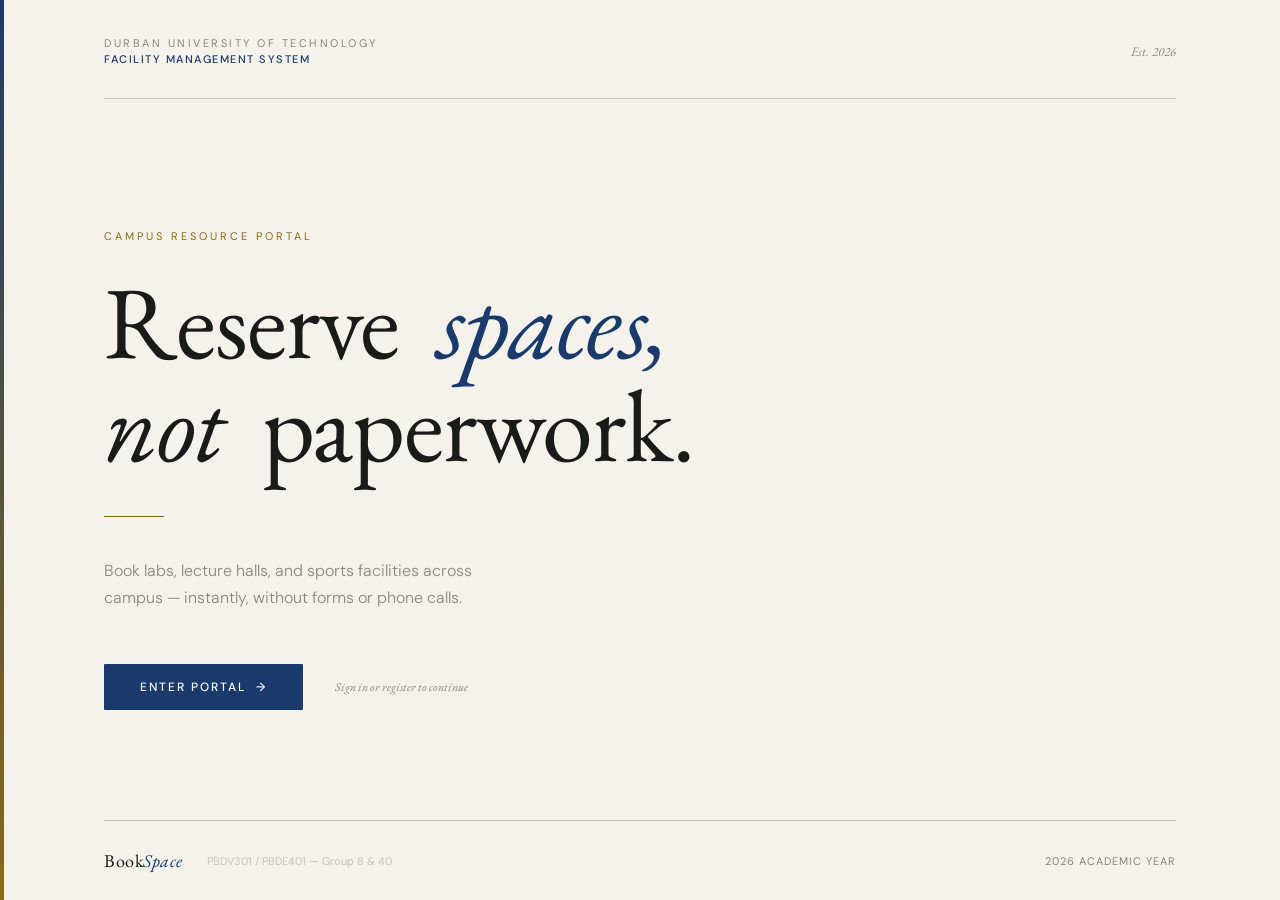
<file: templates/landing.html>
<!DOCTYPE html>
<html lang="en">
<head>
  <meta charset="UTF-8"/>
  <meta name="viewport" content="width=device-width, initial-scale=1.0"/>
  <title>BookSpace — DUT</title>
  <link rel="preconnect" href="https://fonts.googleapis.com"/>
  <link href="https://fonts.googleapis.com/css2?family=EB+Garamond:ital,wght@0,400;0,500;1,400&family=DM+Sans:wght@300;400;500&display=swap" rel="stylesheet"/>
  <style>
    *, *::before, *::after { box-sizing: border-box; margin: 0; padding: 0; }

    :root {
      --bg:     #f5f2ec;
      --fg:     #1a1a18;
      --muted:  #8a8680;
      --rule:   #c8c4bc;
      --accent: #1a3a6b;
      --gold:   #8b6914;
    }

    html, body {
      height: 100%;
      background: var(--bg);
      color: var(--fg);
      font-family: 'DM Sans', sans-serif;
    }

    /* Layout */
    .page {
      min-height: 100vh;
      display: grid;
      grid-template-rows: auto 1fr auto;
      padding: 0 64px;
      max-width: 1200px;
      margin: 0 auto;
    }

    /* Header */
    header {
      display: flex;
      justify-content: space-between;
      align-items: center;
      padding: 36px 0 32px;
      border-bottom: 1px solid var(--rule);
      opacity: 0;
      animation: fadeIn 0.8s ease 0.1s forwards;
    }

    .institution {
      display: flex;
      flex-direction: column;
      gap: 2px;
    }

    .inst-name {
      font-size: 11px;
      letter-spacing: 2.5px;
      text-transform: uppercase;
      color: var(--muted);
      font-weight: 400;
    }

    .inst-sub {
      font-size: 11px;
      letter-spacing: 1.5px;
      text-transform: uppercase;
      color: var(--accent);
      font-weight: 500;
    }

    .year {
      font-family: 'EB Garamond', serif;
      font-size: 13px;
      color: var(--muted);
      font-style: italic;
    }

    /* Main */
    main {
      display: flex;
      flex-direction: column;
      justify-content: center;
      padding: 80px 0 60px;
    }

    .eyebrow {
      font-size: 11px;
      letter-spacing: 3px;
      text-transform: uppercase;
      color: var(--gold);
      margin-bottom: 28px;
      opacity: 0;
      animation: fadeIn 0.7s ease 0.3s forwards;
    }

    .headline {
      font-family: 'EB Garamond', serif;
      font-size: clamp(52px, 8vw, 110px);
      font-weight: 400;
      line-height: 1;
      letter-spacing: -1px;
      color: var(--fg);
      max-width: 800px;
    }

    .headline .word {
      display: inline-block;
      opacity: 0;
      transform: translateY(20px);
      animation: wordUp 0.6s cubic-bezier(0.22, 1, 0.36, 1) forwards;
    }

    .headline .word:nth-child(1) { animation-delay: 0.35s; }
    .headline .word:nth-child(2) { animation-delay: 0.45s; font-style: italic; color: var(--accent); }
    .headline .word:nth-child(3) { animation-delay: 0.55s; }
    .headline .word:nth-child(4) { animation-delay: 0.65s; font-style: italic; }
    .headline .br { display: block; height: 0; }

    .rule-line {
      width: 60px;
      height: 1px;
      background: var(--gold);
      margin: 40px 0;
      opacity: 0;
      animation: fadeIn 0.6s ease 0.9s forwards;
    }

    .body-text {
      font-size: 16px;
      color: var(--muted);
      font-weight: 300;
      line-height: 1.7;
      max-width: 420px;
      opacity: 0;
      animation: fadeIn 0.6s ease 1s forwards;
    }

    .actions {
      display: flex;
      align-items: center;
      gap: 32px;
      margin-top: 52px;
      opacity: 0;
      animation: fadeIn 0.6s ease 1.1s forwards;
    }

    .btn-enter {
      display: inline-flex;
      align-items: center;
      gap: 10px;
      background: var(--accent);
      color: #fff;
      text-decoration: none;
      font-size: 12px;
      font-weight: 500;
      letter-spacing: 2px;
      text-transform: uppercase;
      padding: 15px 36px;
      border-radius: 1px;
      transition: background 0.2s, transform 0.2s;
    }

    .btn-enter:hover {
      background: #0f2a52;
      transform: translateY(-1px);
    }

    .btn-enter .arr { transition: transform 0.2s; }
    .btn-enter:hover .arr { transform: translateX(4px); }

    .note {
      font-size: 12px;
      color: var(--muted);
      font-style: italic;
      font-family: 'EB Garamond', serif;
    }

    /* Footer */
    footer {
      border-top: 1px solid var(--rule);
      padding: 28px 0;
      display: flex;
      justify-content: space-between;
      align-items: center;
      opacity: 0;
      animation: fadeIn 0.6s ease 1.2s forwards;
    }

    .footer-left {
      display: flex;
      align-items: center;
      gap: 24px;
    }

    .bookspace-mark {
      font-family: 'EB Garamond', serif;
      font-size: 18px;
      color: var(--fg);
      letter-spacing: 0.5px;
    }

    .bookspace-mark span {
      color: var(--accent);
      font-style: italic;
    }

    .footer-meta {
      font-size: 11px;
      color: var(--rule);
    }

    .footer-right {
      font-size: 11px;
      color: var(--muted);
      letter-spacing: 1px;
      text-transform: uppercase;
    }

    /* Decorative column line */
    .col-accent {
      position: fixed;
      left: 0;
      top: 0;
      width: 4px;
      height: 100vh;
      background: linear-gradient(to bottom, var(--accent) 0%, var(--gold) 100%);
      opacity: 0;
      animation: fadeIn 1s ease 0.5s forwards;
    }

    @keyframes fadeIn {
      to { opacity: 1; }
    }

    @keyframes wordUp {
      to { opacity: 1; transform: translateY(0); }
    }

    @media (max-width: 600px) {
      .page { padding: 0 28px; }
      .headline { font-size: 52px; }
      footer { flex-direction: column; gap: 12px; align-items: flex-start; }
    }
  </style>
    <link rel="icon" type="image/x-icon" href="/static/images/favicon.ico">
    <link rel="icon" type="image/png" sizes="32x32" href="/static/images/favicon-32x32.png">
    <link rel="icon" type="image/png" sizes="16x16" href="/static/images/favicon-16x16.png">
</head>
<body>
  <div class="col-accent"></div>

  <div class="page">
    <header>
      <div class="institution">
        <span class="inst-name">Durban University of Technology</span>
        <span class="inst-sub">Facility Management System</span>
      </div>
      <span class="year">Est. 2026</span>
    </header>

    <main>
      <p class="eyebrow">Campus Resource Portal</p>

      <h1 class="headline">
        <span class="word">Reserve</span>&nbsp;
        <span class="word">spaces,</span><span class="br"></span>
        <span class="word">not</span>&nbsp;
        <span class="word">paperwork.</span>
      </h1>

      <div class="rule-line"></div>

      <p class="body-text">
        Book labs, lecture halls, and sports facilities across campus — instantly, without forms or phone calls.
      </p>

      <div class="actions">
        <a href="/app?fresh=1" class="btn-enter">
          Enter Portal <span class="arr">→</span>
        </a>
        <span class="note">Sign in or register to continue</span>
      </div>
    </main>

    <footer>
      <div class="footer-left">
        <span class="bookspace-mark">Book<span>Space</span></span>
        <span class="footer-meta">PBDV301 / PBDE401 &mdash; Group 8 &amp; 40</span>
      </div>
      <span class="footer-right">2026 Academic Year</span>
    </footer>
  </div>
</body>
</html>
</file>
